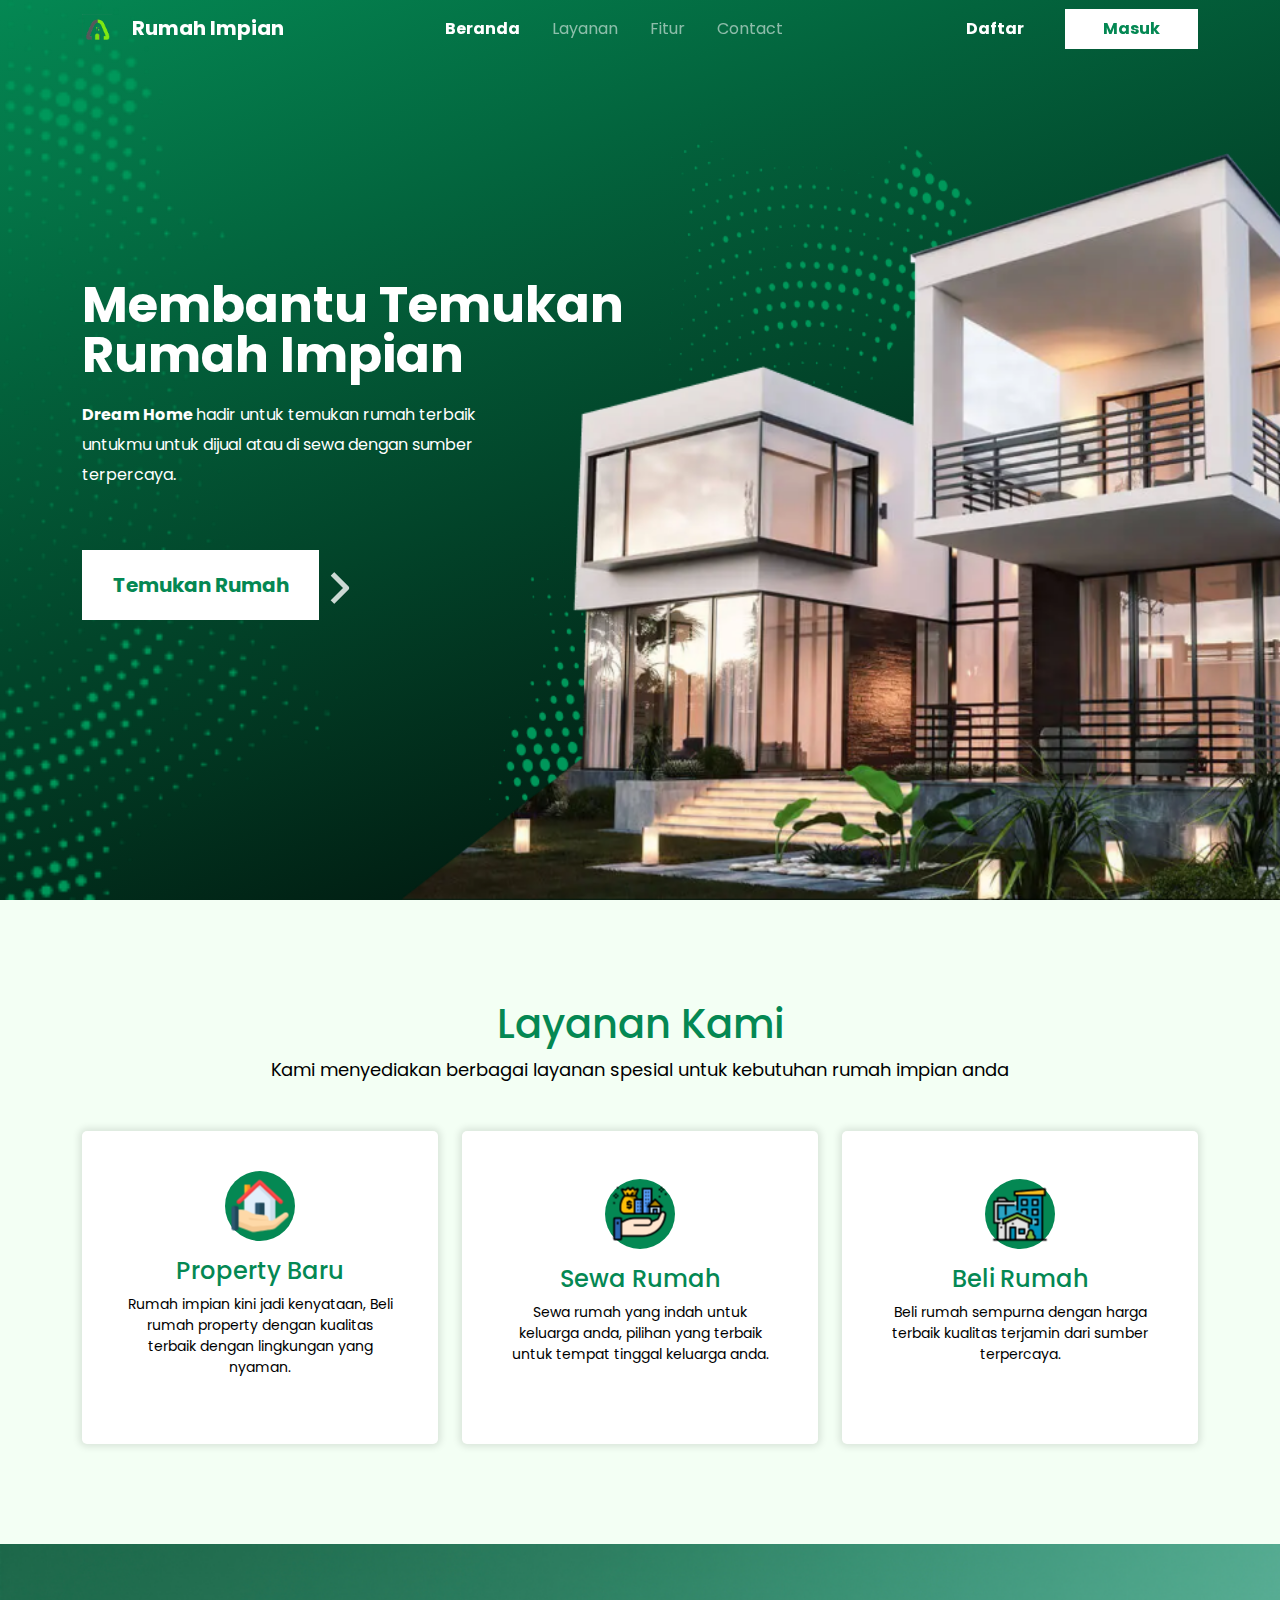
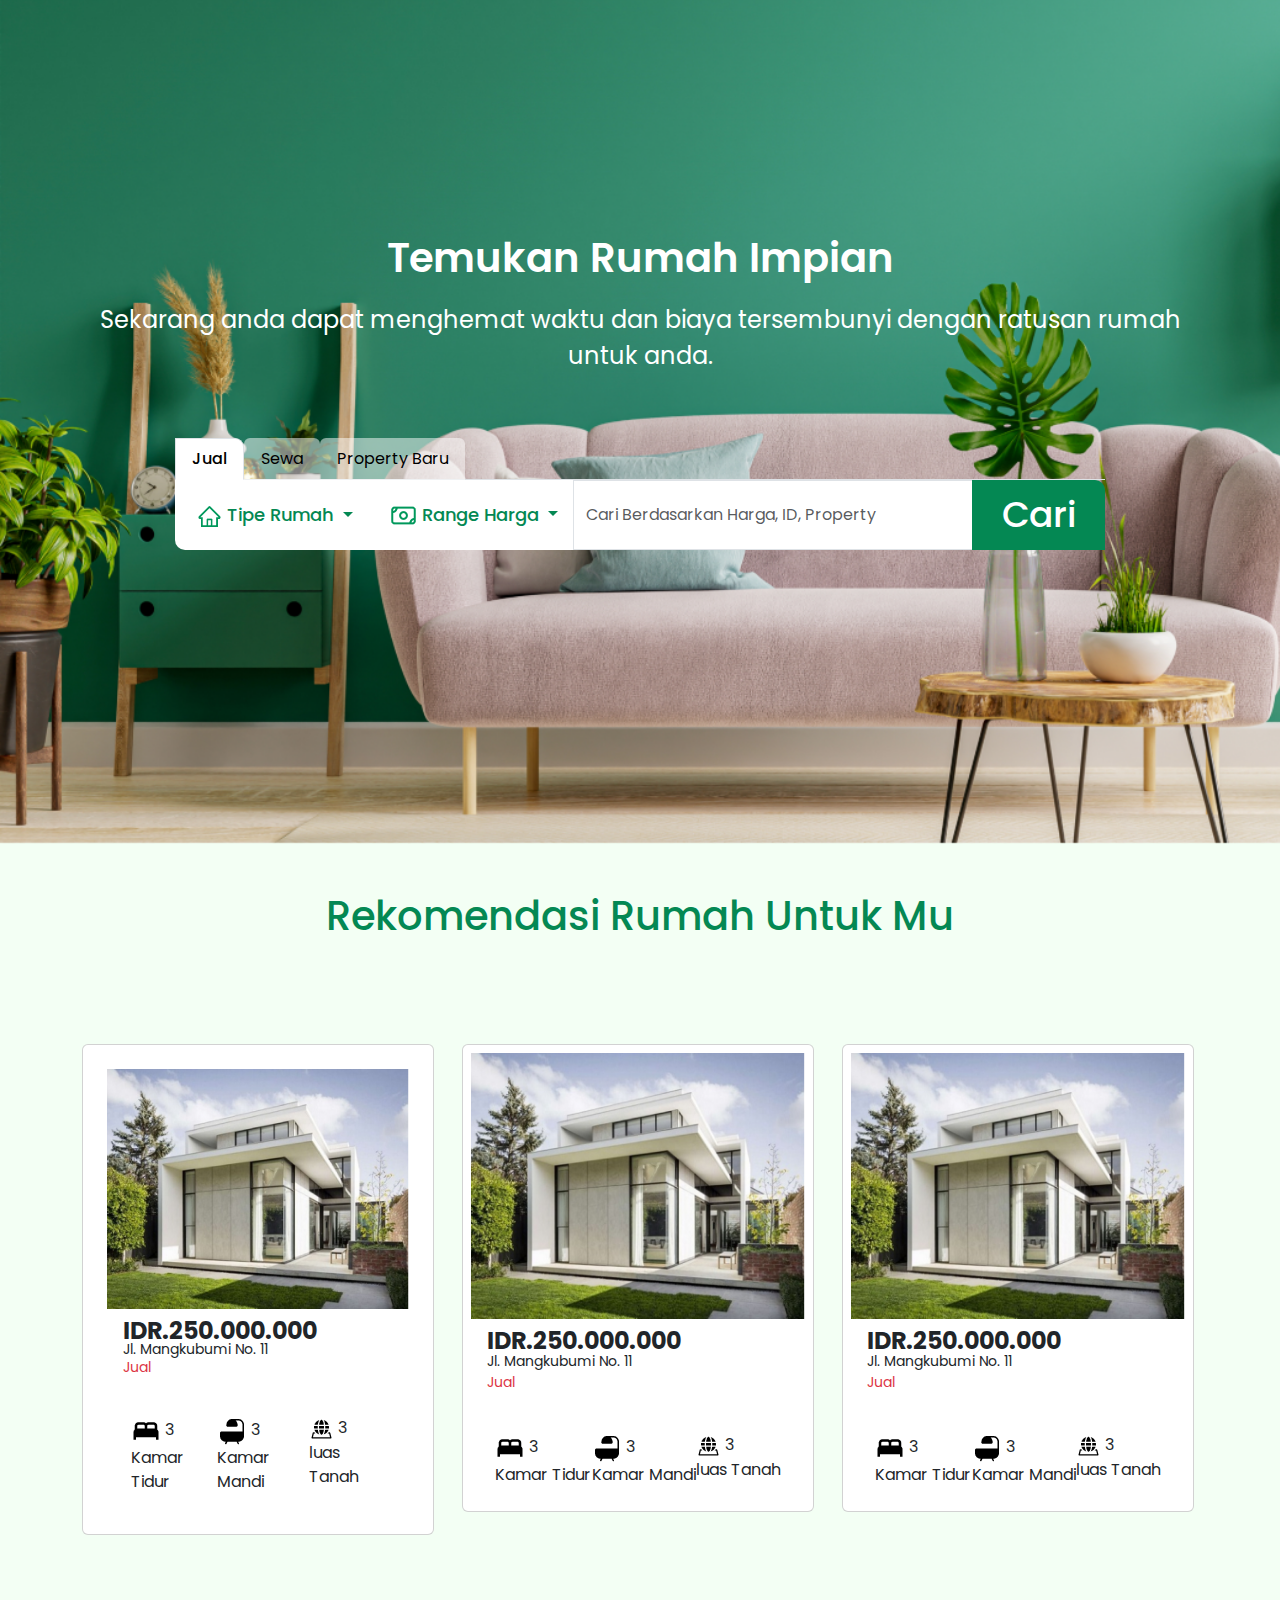
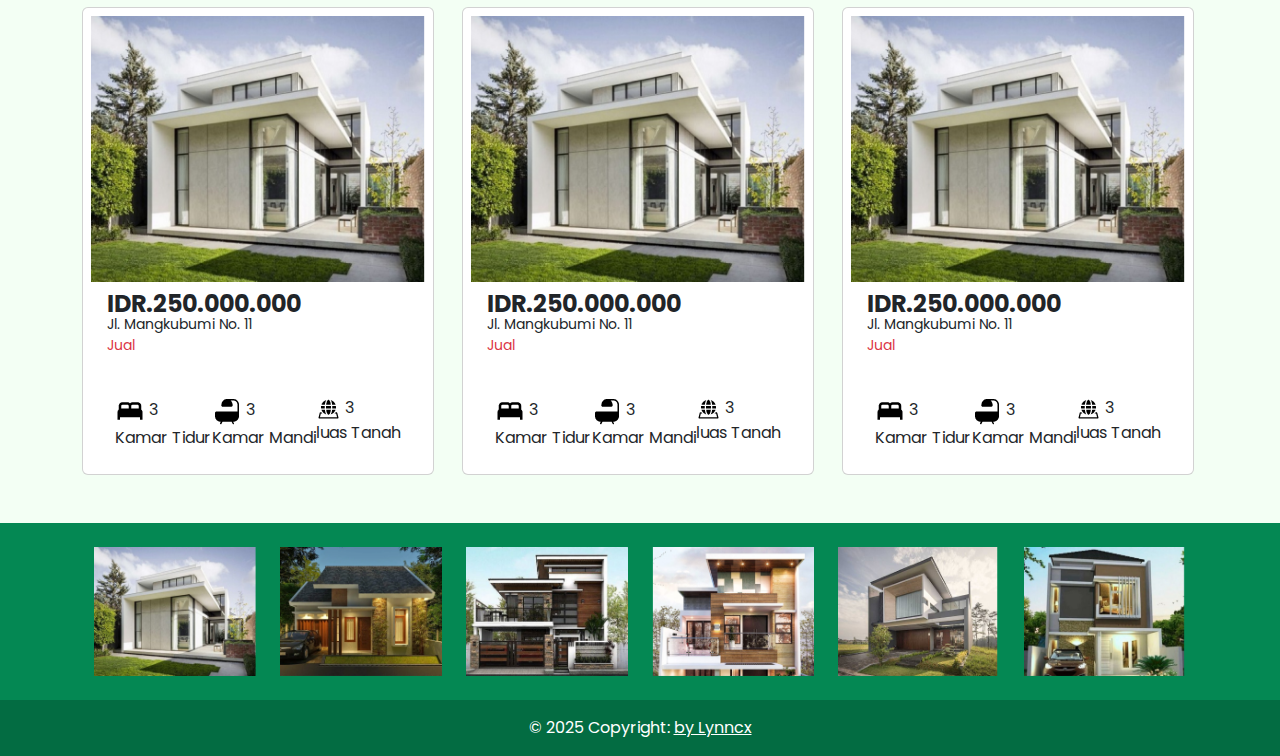
<file: index.html>
<!DOCTYPE html>
<html lang="en">
  <head>
    <meta charset="utf-8" />
    <meta name="viewport" content="width=device-width, initial-scale=1" />

    <!-- Menghubungkan ke css eksternal-->
    <link rel="stylesheet" href="/css/style.css" />

    <!-- Bootstrap core CSS -->
    <link
      href="https://cdn.jsdelivr.net/npm/bootstrap@5.3.3/dist/css/bootstrap.min.css"
      rel="stylesheet"
      integrity="sha384-QWTKZyjpPEjISv5WaRU9OFeRpok6YctnYmDr5pNlyT2bRjXh0JMhjY6hW+ALEwIH"
      crossorigin="anonymous"
    />

    <!---font google--->
    <link rel="preconnect" href="https://fonts.googleapis.com" />
    <link rel="preconnect" href="https://fonts.gstatic.com" crossorigin />
    <link
      href="https://fonts.googleapis.com/css2?family=Poppins:ital,wght@0,100;0,200;0,300;0,400;0,500;0,600;0,700;0,800;0,900;1,100;1,200;1,300;1,400;1,500;1,600;1,700;1,800;1,900&display=swap"
      rel="stylesheet"
    />

    <!---logo title--->
    <link rel="icon" href="image/Logo-DreamHome.png" type="image/x-icon" />

    <title>Bootstrap demo</title>
  </head>
  <body class="body">
    <!---navbar--->
    <nav
      class="navbar navbar-expand-lg navbar-dark bg-transparent position-fixed w-100"
    >
      <div class="container">
        <a class="navbar-brand" href="#"
          ><img
            src="image/Logo-DreamHome.png"
            alt="Logo"
            width="30"
            class="d-inline-block align-text-top me-3"
          />
          Rumah Impian</a
        >
        <button
          class="navbar-toggler"
          type="button"
          data-bs-toggle="collapse"
          data-bs-target="#navbarNav"
          aria-controls="navbarNav"
          aria-expanded="false"
          aria-label="Toggle navigation"
        >
          <span class="navbar-toggler-icon"></span>
        </button>
        <div class="collapse navbar-collapse" id="navbarNav">
          <ul class="navbar-nav mx-auto">
            <li class="nav-item mx-2">
              <a class="nav-link active" aria-current="page" href="#"
                >Beranda</a
              >
            </li>
            <li class="nav-item mx-2">
              <a class="nav-link" href="#layanan">Layanan</a>
            </li>
            <li class="nav-item mx-2">
              <a class="nav-link" href="#" class="nav-link">Fitur</a>
            </li>
            <li class="nav-item mx-2">
              <a class="nav-link" href="#" class="nav-link">Contact</a>
            </li>
          </ul>

          <div>
            <button class="button-primary">Daftar</button>
            <button class="button-secondary">Masuk</button>
          </div>
        </div>
      </div>
    </nav>

    <!---HERO SECTION--->
    <section id="hero">
      <div class="container h-100">
        <div class="row h-100">
          <div class="col-md-6 hero-tagline my-auto">
            <h1>Membantu Temukan Rumah Impian</h1>
            <p>
              <span class="fw-bold">Dream Home </span>hadir untuk temukan rumah
              terbaik untukmu untuk dijual atau di sewa dengan sumber
              terpercaya.
            </p>

            <button class="button-lg-primary">Temukan Rumah</button>
            <a href="#">
              <img src="image/arrow.png" alt="" />
            </a>
          </div>
        </div>
        <img
          src="image/image 9.png"
          alt=""
          class="position-absolute end-0 bottom-0 image-hero"
        />
        <img
          src="image/accsent.png"
          alt=""
          class="accsent-img h-100 position-absolute top-0 start-0"
        />
      </div>
    </section>

    <!---Layanan SECTION--->
    <section id="layanan">
      <div class="container">
        <div class="row">
          <div class="col-12 text-center">
            <h2 class="judul">Layanan Kami</h2>
            <span class="sub-title"
              >Kami menyediakan berbagai layanan spesial untuk kebutuhan rumah
              impian anda</span
            >
          </div>
        </div>

        <div class="row mt-5">
          <div class="col-md-4 text-center">
            <div class="card-layanan">
              <div class="circle-icon position-relative mx-auto">
                <img
                  src="image/house 1.png"
                  alt=""
                  class="position-absolute top-50 start-50 translate-middle"
                />
              </div>
              <div>
                <h3 class="mt-3">Property Baru</h3>
                <p class="mt-2">
                  Rumah impian kini jadi kenyataan, Beli rumah property dengan
                  kualitas terbaik dengan lingkungan yang nyaman.
                </p>
              </div>
            </div>
          </div>
          <div class="col-md-4 text-center">
            <div class="card-layanan">
              <div class="circle-icon position-relative mx-auto mt-2">
                <img
                  src="image/sewa.png"
                  alt=""
                  class="position-absolute top-50 start-50 translate-middle"
                />
              </div>
              <div>
                <h3 class="mt-3">Sewa Rumah</h3>
                <p class="mt-2">
                  Sewa rumah yang indah untuk keluarga anda, pilihan yang
                  terbaik untuk tempat tinggal keluarga anda.
                </p>
              </div>
            </div>
          </div>
          <div class="col-md-4 text-center">
            <div class="card-layanan">
              <div class="circle-icon position-relative mx-auto mt-2">
                <img
                  src="image/town 1.png"
                  alt=""
                  class="position-absolute top-50 start-50 translate-middle"
                />
              </div>
              <div>
                <h3 class="mt-3">Beli Rumah</h3>
                <p class="mt-2">
                  Beli rumah sempurna dengan harga terbaik kualitas terjamin
                  dari sumber terpercaya.
                </p>
              </div>
            </div>
          </div>
        </div>
      </div>
    </section>

    <!---Search SECTION--->
    <section id="search" class="d-flex align-items-center">
      <div class="container">
        <div class="row">
          <div class="col-12">
            <h2 class="judul text-center">Temukan Rumah Impian</h2>
            <p>
              Sekarang anda dapat menghemat waktu dan biaya tersembunyi dengan
              ratusan rumah untuk anda.
            </p>
          </div>
        </div>

        <div class="col-10 mx-auto mt-5">
          <ul class="nav nav-tabs" id="myTab" role="tablist">
            <li class="nav-item" role="presentation">
              <button
                class="nav-link active"
                id="home-tab"
                data-bs-toggle="tab"
                data-bs-target="#jual"
                type="button"
                role="tab"
                aria-controls="home-tab-pane"
                aria-selected="true"
              >
                Jual
              </button>
            </li>
            <li class="nav-item" role="presentation">
              <button
                class="nav-link"
                id="profile-tab"
                data-bs-toggle="tab"
                data-bs-target="#sewa"
                type="button"
                role="tab"
                aria-controls="profile-tab-pane"
                aria-selected="false"
              >
                Sewa
              </button>
            </li>
            <li class="nav-item" role="presentation">
              <button
                class="nav-link"
                id="contact-tab"
                data-bs-toggle="tab"
                data-bs-target="#property"
                type="button"
                role="tab"
                aria-controls="contact-tab-pane"
                aria-selected="false"
              >
                Property Baru
              </button>
            </li>
          </ul>

          <div class="tab-content" id="myTabContent">
            <div
              class="tab-pane fade show active"
              id="jual"
              role="tabpanel"
              aria-labelledby="home-tab"
              tabindex="0"
            >
              <!---drop down jual--->
              <div class="input-group input-cari mb-3">
                <button
                  class="button-secondary dropdown-toggle"
                  type="button"
                  data-bs-toggle="dropdown"
                  aria-expanded="false"
                >
                  <img src="image/icon-tipe-rumah.png" alt="" />
                  Tipe Rumah
                </button>
                <ul class="dropdown-menu">
                  <li><a class="dropdown-item" href="#">Action</a></li>
                  <li><a class="dropdown-item" href="#">Another action</a></li>
                  <li>
                    <a class="dropdown-item" href="#">Something else here</a>
                  </li>
                  <li><hr class="dropdown-divider" /></li>
                  <li><a class="dropdown-item" href="#">Separated link</a></li>
                </ul>

                <!---range harga--->
                <button
                  class="button-secondary dropdown-toggle"
                  type="button"
                  data-bs-toggle="dropdown"
                  aria-expanded="false"
                >
                  <img src="image/range-icon.png" alt="" />
                  Range Harga
                </button>
                <ul class="dropdown-menu">
                  <li><a class="dropdown-item" href="#">Action</a></li>
                  <li><a class="dropdown-item" href="#">Another action</a></li>
                  <li>
                    <a class="dropdown-item" href="#">Something else here</a>
                  </li>
                  <li><hr class="dropdown-divider" /></li>
                  <li><a class="dropdown-item" href="#">Separated link</a></li>
                </ul>
                <input
                  type="text"
                  class="form-control"
                  aria-label="Text input with dropdown button"
                  placeholder="Cari Berdasarkan Harga, ID, Property"
                />
                <button class="button-primary" type="button" id="button-addon2">
                  Cari
                </button>
              </div>
            </div>
            <div
              class="tab-pane fade"
              id="sewa"
              role="tabpanel"
              aria-labelledby="profile-tab"
              tabindex="0"
            >
              <!---drop down jual--->
              <div class="input-group input-cari mb-3">
                <button
                  class="button-secondary dropdown-toggle"
                  type="button"
                  data-bs-toggle="dropdown"
                  aria-expanded="false"
                >
                  <img src="image/icon-tipe-rumah.png" alt="" />
                  Tipe Rumah
                </button>
                <ul class="dropdown-menu">
                  <li><a class="dropdown-item" href="#">Action</a></li>
                  <li><a class="dropdown-item" href="#">Another action</a></li>
                  <li>
                    <a class="dropdown-item" href="#">Something else here</a>
                  </li>
                  <li><hr class="dropdown-divider" /></li>
                  <li><a class="dropdown-item" href="#">Separated link</a></li>
                </ul>

                <!---range harga--->
                <button
                  class="button-secondary dropdown-toggle"
                  type="button"
                  data-bs-toggle="dropdown"
                  aria-expanded="false"
                >
                  <img src="image/range-icon.png" alt="" />
                  Range Harga
                </button>
                <ul class="dropdown-menu">
                  <li><a class="dropdown-item" href="#">Action</a></li>
                  <li><a class="dropdown-item" href="#">Another action</a></li>
                  <li>
                    <a class="dropdown-item" href="#">Something else here</a>
                  </li>
                  <li><hr class="dropdown-divider" /></li>
                  <li><a class="dropdown-item" href="#">Separated link</a></li>
                </ul>
                <input
                  type="text"
                  class="form-control"
                  aria-label="Text input with dropdown button"
                  placeholder="Cari Berdasarkan Harga, ID, Property"
                />
                <button class="button-primary" type="button" id="button-addon2">
                  Cari
                </button>
              </div>
            </div>
            <div
              class="tab-pane fade"
              id="property"
              role="tabpanel"
              aria-labelledby="contact-tab"
              tabindex="0"
            >
              <!---drop down jual--->
              <div class="input-group input-cari mb-3">
                <button
                  class="button-secondary dropdown-toggle"
                  type="button"
                  data-bs-toggle="dropdown"
                  aria-expanded="false"
                >
                  <img src="image/icon-tipe-rumah.png" alt="" />
                  Tipe Rumah
                </button>
                <ul class="dropdown-menu">
                  <li><a class="dropdown-item" href="#">Action</a></li>
                  <li><a class="dropdown-item" href="#">Another action</a></li>
                  <li>
                    <a class="dropdown-item" href="#">Something else here</a>
                  </li>
                  <li><hr class="dropdown-divider" /></li>
                  <li><a class="dropdown-item" href="#">Separated link</a></li>
                </ul>

                <!---range harga--->
                <button
                  class="button-secondary dropdown-toggle"
                  type="button"
                  data-bs-toggle="dropdown"
                  aria-expanded="false"
                >
                  <img src="image/range-icon.png" alt="" />
                  Range Harga
                </button>
                <ul class="dropdown-menu">
                  <li><a class="dropdown-item" href="#">Action</a></li>
                  <li><a class="dropdown-item" href="#">Another action</a></li>
                  <li>
                    <a class="dropdown-item" href="#">Something else here</a>
                  </li>
                  <li><hr class="dropdown-divider" /></li>
                  <li><a class="dropdown-item" href="#">Separated link</a></li>
                </ul>
                <input
                  type="text"
                  class="form-control"
                  aria-label="Text input with dropdown button"
                  placeholder="Cari Berdasarkan Harga, ID, Property"
                />
                <button class="button-primary" type="button" id="button-addon2">
                  Cari
                </button>
              </div>
            </div>
          </div>
        </div>
      </div>
    </section>

    <!---Rekomendasi  SECTION--->
    <section id="rekomendasi">
      <div class="container">
        <div class="row mb-5">
          <div class="col-12 text-center mt-5">
            <h2 class="judul">Rekomendasi Rumah Untuk Mu</h2>
          </div>
        </div>
        <div class="row">
          <div class="col-4 mb-4">
            <div class="card p-4" style="width: 22rem">
              <img src="image/home-img.png" alt="" />
              <div class="card-body">
                <h4>IDR.250.000.000</h4>
                <p class="mb-4 lh-sm">
                  Jl. Mangkubumi No. 11 <br /><span class="text-danger"
                    >Jual</span
                  >
                </p>
              </div>

              <div class="card-fasilitas d-flex justify-content-between px-4">
                <span>
                  <img src="image/bad-icon.png" alt="" /> 3
                  <p>Kamar Tidur</p>
                </span>
                <span>
                  <img src="image/bathroom.png" alt="" /> 3
                  <p>Kamar Mandi</p>
                </span>
                <span>
                  <img src="image/luas.png" alt="" /> 3
                  <p>luas Tanah</p>
                </span>
              </div>
            </div>
          </div>
          <div class="col-4 mb-4">
            <div class="card p-2" style="width: 22rem">
              <img src="image/home-img.png" alt="" />
              <div class="card-body">
                <h4>IDR.250.000.000</h4>
                <p class="mb-4">
                  Jl. Mangkubumi No. 11 <br /><span class="text-danger"
                    >Jual</span
                  >
                </p>
              </div>
              <div class="card-fasilitas d-flex justify-content-between px-4">
                <span>
                  <img src="image/bad-icon.png" alt="" /> 3
                  <p>Kamar Tidur</p>
                </span>
                <span>
                  <img src="image/bathroom.png" alt="" /> 3
                  <p>Kamar Mandi</p>
                </span>
                <span>
                  <img src="image/luas.png" alt="" /> 3
                  <p>luas Tanah</p>
                </span>
              </div>
            </div>
          </div>
          <div class="col-4 mb-4">
            <div class="card p-2" style="width: 22rem">
              <img src="image/home-img.png" alt="" />
              <div class="card-body">
                <h4>IDR.250.000.000</h4>
                <p class="mb-4">
                  Jl. Mangkubumi No. 11 <br /><span class="text-danger"
                    >Jual</span
                  >
                </p>
              </div>
              <div class="card-fasilitas d-flex justify-content-between px-4">
                <span>
                  <img src="image/bad-icon.png" alt="" /> 3
                  <p>Kamar Tidur</p>
                </span>
                <span>
                  <img src="image/bathroom.png" alt="" /> 3
                  <p>Kamar Mandi</p>
                </span>
                <span>
                  <img src="image/luas.png" alt="" /> 3
                  <p>luas Tanah</p>
                </span>
              </div>
            </div>
          </div>
          <div class="col-4">
            <div class="card p-2" style="width: 22rem">
              <img src="image/home-img.png" alt="" />
              <div class="card-body">
                <h4>IDR.250.000.000</h4>
                <p class="mb-4">
                  Jl. Mangkubumi No. 11 <br /><span class="text-danger"
                    >Jual</span
                  >
                </p>
              </div>
              <div class="card-fasilitas d-flex justify-content-between px-4">
                <span>
                  <img src="image/bad-icon.png" alt="" /> 3
                  <p>Kamar Tidur</p>
                </span>
                <span>
                  <img src="image/bathroom.png" alt="" /> 3
                  <p>Kamar Mandi</p>
                </span>
                <span>
                  <img src="image/luas.png" alt="" /> 3
                  <p>luas Tanah</p>
                </span>
              </div>
            </div>
          </div>
          <div class="col-4">
            <div class="card p-2" style="width: 22rem">
              <img src="image/home-img.png" alt="" />
              <div class="card-body">
                <h4>IDR.250.000.000</h4>
                <p class="mb-4">
                  Jl. Mangkubumi No. 11 <br /><span class="text-danger"
                    >Jual</span
                  >
                </p>
              </div>
              <div class="card-fasilitas d-flex justify-content-between px-4">
                <span>
                  <img src="image/bad-icon.png" alt="" /> 3
                  <p>Kamar Tidur</p>
                </span>
                <span>
                  <img src="image/bathroom.png" alt="" /> 3
                  <p>Kamar Mandi</p>
                </span>
                <span>
                  <img src="image/luas.png" alt="" /> 3
                  <p>luas Tanah</p>
                </span>
              </div>
            </div>
          </div>
          <div class="col-4">
            <div class="card p-2" style="width: 22rem">
              <img src="image/home-img.png" alt="" />
              <div class="card-body">
                <h4>IDR.250.000.000</h4>
                <p class="mb-4">
                  Jl. Mangkubumi No. 11 <br /><span class="text-danger"
                    >Jual</span
                  >
                </p>
              </div>
              <div class="card-fasilitas d-flex justify-content-between px-4">
                <span>
                  <img src="image/bad-icon.png" alt="" /> 3
                  <p>Kamar Tidur</p>
                </span>
                <span>
                  <img src="image/bathroom.png" alt="" /> 3
                  <p>Kamar Mandi</p>
                </span>
                <span>
                  <img src="image/luas.png" alt="" /> 3
                  <p>luas Tanah</p>
                </span>
              </div>
            </div>
          </div>
        </div>
      </div>
    </section>

    <footer class="text-center text-white mt-5" style="background-color: #048853;">
      <!-- Grid container -->
      <div class="container p-4">
        <!-- Section: Images -->
        <section class="">
          <div class="row">
            <div class="col-lg-2 col-md-12 mb-4 mb-md-0">
              <div
                   class="bg-image hover-overlay ripple shadow-1-strong rounded"
                   data-ripple-color="light"
                   >
                <img
                     src="image/home-img.png"
                     class="w-100"
                     />
                <a href="#!">
                  <div
                       class="mask"
                       style="background-color: rgba(251, 251, 251, 0.2);"
                       ></div>
                </a>
              </div>
            </div>
            <div class="col-lg-2 col-md-12 mb-4 mb-md-0">
              <div
                   class="bg-image hover-overlay ripple shadow-1-strong rounded"
                   data-ripple-color="light"
                   >
                <img
                     src="image/rekomendsi 2.png"
                     class="w-100"
                     />
                <a href="#!">
                  <div
                       class="mask"
                       style="background-color: rgba(251, 251, 251, 0.2);"
                       ></div>
                </a>
              </div>
            </div>
            <div class="col-lg-2 col-md-12 mb-4 mb-md-0">
              <div
                   class="bg-image hover-overlay ripple shadow-1-strong rounded"
                   data-ripple-color="light"
                   >
                <img
                     src="image/rekomendsi 3.png"
                     class="w-100"
                     />
                <a href="#!">
                  <div
                       class="mask"
                       style="background-color: rgba(251, 251, 251, 0.2);"
                       ></div>
                </a>
              </div>
            </div>
            <div class="col-lg-2 col-md-12 mb-4 mb-md-0">
              <div
                   class="bg-image hover-overlay ripple shadow-1-strong rounded"
                   data-ripple-color="light"
                   >
                <img
                     src="image/rekomendsi 4.png"
                     class="w-100"
                     />
                <a href="#!">
                  <div
                       class="mask"
                       style="background-color: rgba(251, 251, 251, 0.2);"
                       ></div>
                </a>
              </div>
            </div>
            <div class="col-lg-2 col-md-12 mb-4 mb-md-0">
              <div
                   class="bg-image hover-overlay ripple shadow-1-strong rounded"
                   data-ripple-color="light"
                   >
                <img
                     src="image/rekomendsi 5.png"
                     class="w-100"
                     />
                <a href="#!">
                  <div
                       class="mask"
                       style="background-color: rgba(251, 251, 251, 0.2);"
                       ></div>
                </a>
              </div>
            </div>
            <div class="col-lg-2 col-md-12 mb-4 mb-md-0">
              <div
                   class="bg-image hover-overlay ripple shadow-1-strong rounded"
                   data-ripple-color="light"
                   >
                <img
                     src="image/rekomendsi 6.png"
                     class="w-100"
                     />
                <a href="#!">
                  <div
                       class="mask"
                       style="background-color: rgba(251, 251, 251, 0.2);"
                       ></div>
                </a>
              </div>
            </div>
          </div>
        </section>
        <!-- Section: Images -->
      </div>
      <!-- Grid container -->
  
      <!-- Copyright -->
      <div class="text-center p-3" style="background-color: rgba(0, 0, 0, 0.2);">
        © 2025 Copyright:
        <a class="text-white" href="#">by Lynncx
      </div>
      <!-- Copyright -->
    </footer>

    <script
      src="https://cdn.jsdelivr.net/npm/bootstrap@5.3.3/dist/js/bootstrap.bundle.min.js"
      integrity="sha384-YvpcrYf0tY3lHB60NNkmXc5s9fDVZLESaAA55NDzOxhy9GkcIdslK1eN7N6jIeHz"
      crossorigin="anonymous"
    ></script>
  </body>
</html>
</file>
<file: css/style.css>
:root {
    --pr-color : #048853;
}

.body {
    font-family: "Poppins", serif;
    background-color: #F3FFF4;
}

/*// Navbar */

.navbar {
    z-index: 3;
}

* {
    z-index: 2;
}

.accsent-img {
    z-index: 1;
}

.img-hero {
    z-index: 1;
}

.navbar-brand {
    font-weight: 700;
    font-size: 20px;
}


.nav-link {
    font-size: 16px;
}

.nav-link.active {
    font-weight: 700;
}

.button-secondary {
    width: 133px;
    height: 40px;
    background-color: #ffff;
    color: var(--pr-color);
    border: none;
    font-size: 16px;
    font-weight: 700;
}

.button-primary {
    width: 133px;
    height: 40px;
    background-color: transparent;
    color: #ffff;
    border: none;
    font-size: 16px;
    font-weight: 700;
}

/*// Hero */

#hero {
    background: linear-gradient(160deg, var(--pr-color), #000);
    height: 100vh;
}

.image-hero {
    height: 100%;
}

.hero-tagline h1 {
    color: #fff;
    font-weight: 700;
    font-size: 50px;
    line-height: 50px;
}

.hero-tagline p {
    color: #fff;
    font-size: 16px;
    margin-bottom: 60px;
    margin-top: 20px;
    line-height: 30px;
    width: 85%;
}

.button-lg-primary {
    width: 237px;
    height: 70px;
    background-color: #fff;
    color: var(--pr-color);
    border: none;
    font-size: 20px;
    font-weight: 700;
}

/*// LAYANAN SECTION */

#layanan {
    padding: 100px 0;
}

.judul{
    font-size: 40px;
    font-weight: 500;
    color: var(--pr-color);
}

.sub-title {
    font-size: 18px;
    color: #000;
}

.card-layanan {
    height: 313px;
    width: 100%;
    border-radius: 5px;
    background-color: #fff;
    padding: 40px;
    box-shadow: 0 0 7px 3px rgba(0, 0, 0, 0.1);
    transition: all .2s ease-in;
}

.circle-icon {
    width: 70px;
    height: 70px;
    background-color: var(--pr-color);
    border-radius: 50%;
    transition: all .1s ease-in;
}

.card-layanan h3 {
    color: var(--pr-color);
    font-size: 24px;
    transition: all .3s ease-in;
}

.card-layanan p {
    color: #000;
    font-size: 14px;
    transition: all .3s ease-in;
}

/*// HOVER */
.card-layanan:hover {
    height: 313px;
    width: 100%;
    border-radius: 5px;
    background: linear-gradient(160deg, var(--pr-color), #000);
    padding: 40px;
    box-shadow: 0 0 7px 3px rgba(0, 0, 0, 0.1);
    transition: all .2s ease-in;
}

.card-layanan:hover .circle-icon {
    background-color: #fff;
    transition: all .2s ease-in;
}

.card-layanan:hover h3 {
    color: #fff;
    font-size: 24px;
    transition: all .2s ease-in;
}

.card-layanan:hover p {
    color: #fff;
    font-size: 14px;
    transition: all .2s ease-in;
}


/*// SEACRH SECTION */

#search {
    background-image: url(../image/background-green.png);
    height: 100vh;
    background-size: cover;
    background-repeat: no-repeat;
}

#search h2 {
    font-family: Poppins;
    font-size: 40px;
    font-style: normal;
    font-weight: 600;
    line-height: 72px;
    letter-spacing: 0em;
    text-align: center;
    color: #fff;
}

#search p {
    font-size: 24px;
    font-style: normal;
    font-weight: 400;
    line-height: 36px;
    letter-spacing: 0em;
    text-align: center;
    color: #fff;
}

.input-cari {
    height: 70px;
}

.input-cari:focus {
    border: none;
}

.input-cari .button-secondary {
    width: 200px;
    height: 70px;
    background-size: rgba(255, 255, 255, 0.8);
    color: var(--pr-color);
    font-size: 18px;
    font-weight: 500;
    border: none;
    border-radius: 0 0 0 10px;
}

.input-cari .button-primary {
    height: 70px;
    background-color: var(--pr-color);
    color: #fff;
    border: none;
    font-size: 36px;
    font-weight: 500;
    border-radius: 0 10px 0 10px;
}

.nav-tabs {
    border: none;
}

.nav-tabs .nav-link {
    background-color: rgba(255, 255, 255, 0.5);
    border-radius: 0 0 0 0;
}

.nav-tabs .nav-link.active {
    background-color: rgba(255, 255, 255, 0.8);
    color: var(--pr-color);
    border-radius: 0 9px 0 0;
    font-weight: 500;
}

.nav-tabs .nav-link {
    color: #000;
    border: none;
}

/*// section rrekomendasi */
.card {
    height: 40px;
    border: none;
    margin-top: 3rem;
    background-color: white;
}


.card-body h4 {
    font-weight: 700;
    font-size: 24px;
    line-height: 0.8rem;
}

.card-body p {
    margin-top: -0.3rem;
    font-size: 14px;
}

.text {
    color: orange;
    font-weight: 600;
    margin-top: -2rem;
    font-size: 16px;
}

.h21 {
    margin-top: 10rem;
}

.card-icon {
    background-color: white;
    padding: none;
}

.card:hover {
    background: linear-gradient(170deg, var(--pr-color), #007245, #007245, black);
    box-shadow: 0 10px 20px rgba(0, 0, 0, 0.25);
    color: white;
    transition: all 0.4s ease-in-out;
}

.card:hover .card-body p {
    transition: all 0.3s ease-in;
    color: white;
}

.card-icon {
    right: 0;
    left: 0;
    margin-bottom: 10px;
    color: black;
    transition: all 0.2s ease-in-out;
}

.card-icon span {
    margin-top: 1rem;
}

.card-icon span p {
    font-size: 12px;
}

/*// section fitur */
.container3 .position-relative {
    margin-top: 6rem;
    position: absolute;
}

.button-fitur {
    width: 220px;
    height: 45px;
    border: none;
    background-color: var(--pr-color);
    font-size: 17px;
    font-weight: 600;
    color: white;
    margin-left: 3rem;
    margin-top: 6.5rem;
}

.col-9 h3 {
    font-size: 35px;
    font-weight: 600;
    color: var(--pr-color);
    margin-top: 6rem;
    margin-left: 1.5rem;
}

.card-fitur h5 {
    color: white;
    font-size: 30px;
    font-weight: 600;
}

.card-fitur span {
    color: white;
}

.card-fitur h6 {
    color: white;
    font-size: 20px;
    font-weight: 600;
}

.card-fitur button {
    background-color: var(--pr-color);
    border: none;
    color: white;
    width: 150px;
    height: 30px;
    font-weight: 600;
    font-size: 14px;
}

.card-fitur .overlay {
    background-color: rgba(0, 0, 0, 0);
    opacity: 0%;
    border-radius: 10px;
}

.card-fitur .overlay:hover {
    background-color: rgba(0, 0, 0, 0.5);
    opacity: 100%;
    transition: all 0.4s ease-in-out;
    border-radius: 10px;
}

.b-a-left {
    border: none;
    border-radius: 50px 50px ;
    background-color: var(--pr-color);
    width: 50px;
    height: 50px;
    margin-top: 6rem;
}

.b-a-right {
    border: none;
    border-radius: 50px 50px ;
    background-color: var(--pr-color);
    width: 50px;
    height: 50px;
    margin-top: 6rem;
}
</file>
